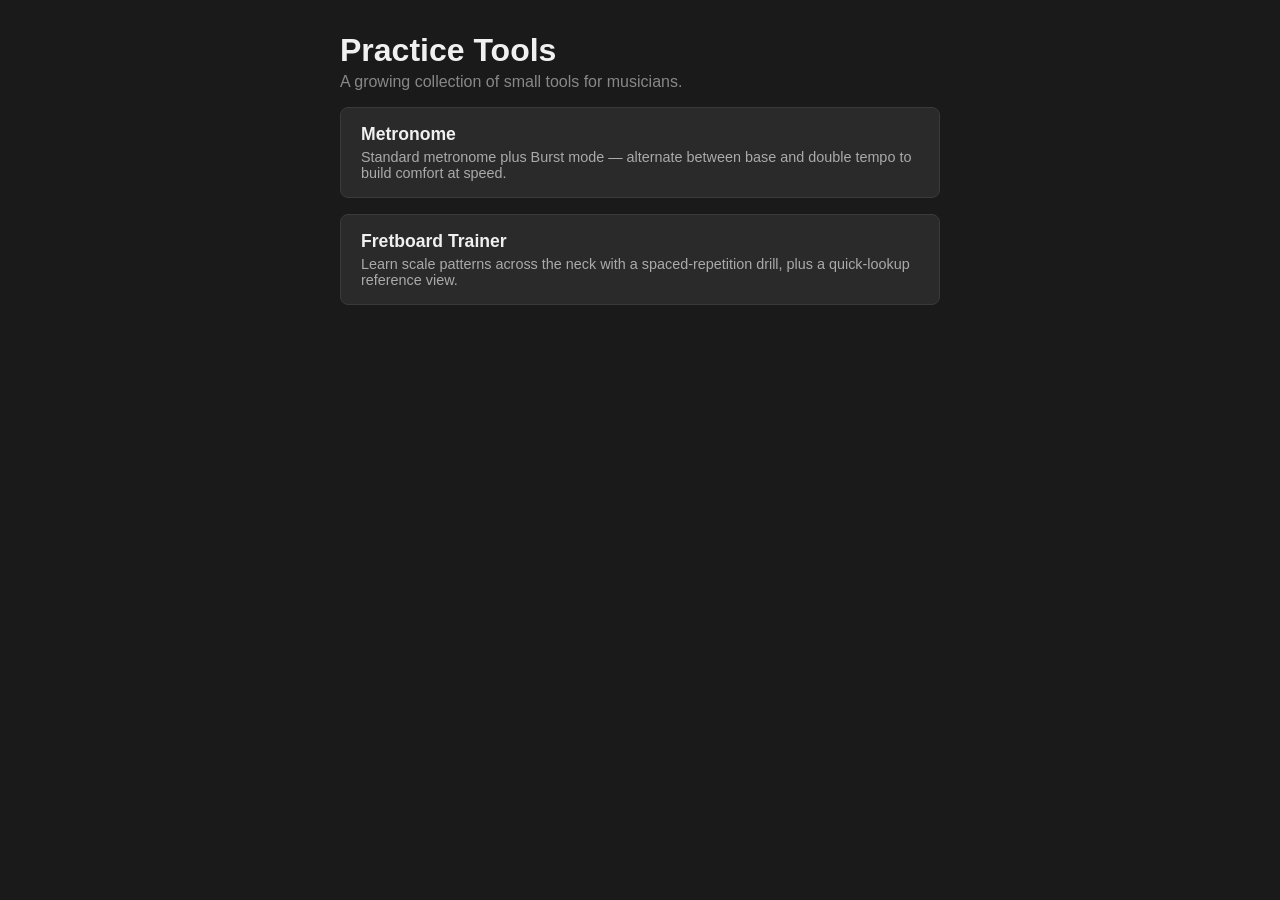
<file: index.html>
<!DOCTYPE html>
<html lang="en">
<head>
  <meta charset="UTF-8">
  <meta name="viewport" content="width=device-width, initial-scale=1.0">
  <link rel="apple-touch-icon" href="apple-touch-icon.png">
  <title>Practice Tools</title>
  <style>
    body {
      font-family: sans-serif;
      max-width: 600px;
      margin: 2rem auto;
      padding: 0 1rem;
      background: #1a1a1a;
      color: #f0f0f0;
    }
    h1 { margin-bottom: 0.25rem; }
    p.subtitle { color: #888; margin-top: 0; }
    ul { list-style: none; padding: 0; }
    li { margin: 1rem 0; }
    a.tool-link {
      display: block;
      padding: 1rem 1.25rem;
      background: #2a2a2a;
      border: 1px solid #3a3a3a;
      border-radius: 8px;
      color: #f0f0f0;
      text-decoration: none;
    }
    a.tool-link:hover { border-color: #888; }
    a.tool-link h2 { margin: 0 0 0.25rem; font-size: 1.1rem; }
    a.tool-link p { margin: 0; color: #aaa; font-size: 0.9rem; }
  </style>
</head>
<body>
  <h1>Practice Tools</h1>
  <p class="subtitle">A growing collection of small tools for musicians.</p>

  <ul>
    <li>
      <a class="tool-link" href="metronome-ratio/">
        <h2>Metronome</h2>
        <p>Standard metronome plus Burst mode — alternate between base and double tempo to build comfort at speed.</p>
      </a>
    </li>
    <li>
      <a class="tool-link" href="fretboard-trainer/">
        <h2>Fretboard Trainer</h2>
        <p>Learn scale patterns across the neck with a spaced-repetition drill, plus a quick-lookup reference view.</p>
      </a>
    </li>
  </ul>
</body>
</html>
</file>
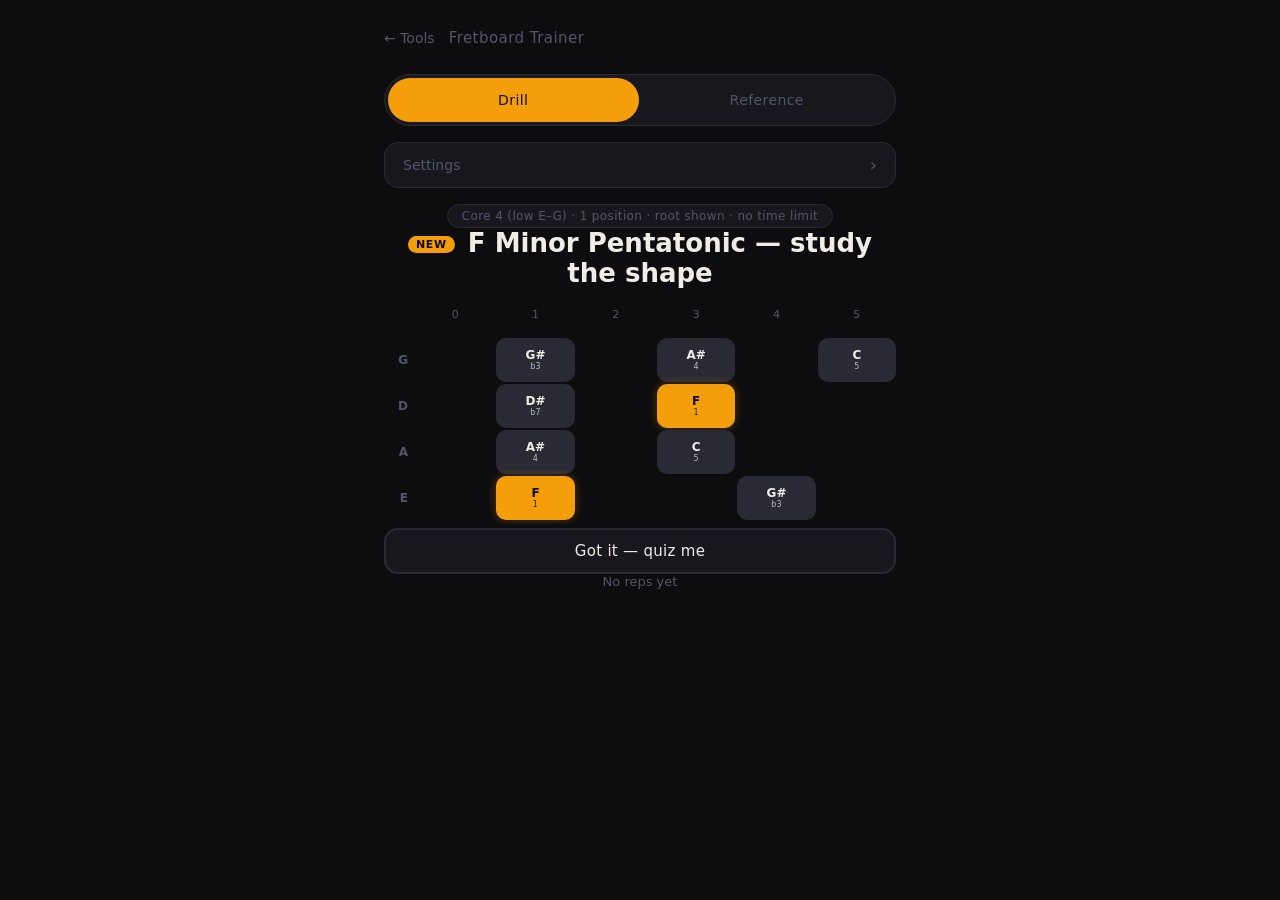
<file: fretboard-trainer/index.html>
<!DOCTYPE html>
<html lang="en">
<head>
  <meta charset="UTF-8">
  <meta name="viewport" content="width=device-width, initial-scale=1.0, viewport-fit=cover">
  <link rel="apple-touch-icon" href="../apple-touch-icon.png">
  <title>Fretboard Trainer</title>
  <link rel="stylesheet" href="styles.css">
</head>
<body>
  <div class="app">
    <header class="app-header">
      <a class="back-link" href="../">&larr; Tools</a>
      <span class="app-title">Fretboard Trainer</span>
    </header>

    <div class="mode-toggle" role="tablist">
      <button class="mode-btn active" id="tab-drill" role="tab" aria-selected="true" aria-controls="drill-view">Drill</button>
      <button class="mode-btn" id="tab-reference" role="tab" aria-selected="false" aria-controls="reference-view">Reference</button>
    </div>

    <div class="settings-box">
      <button class="expander-btn" id="settings-expander-btn" aria-expanded="false" aria-controls="settings-expander-body">
        <span>Settings</span>
        <span class="expander-icon" aria-hidden="true">&rsaquo;</span>
      </button>
      <div class="expander-body" id="settings-expander-body" hidden>
        <label class="control-row" for="tuning-select">
          <span class="control-label">Tuning</span>
          <select class="control-select" id="tuning-select"></select>
        </label>
        <label class="control-row" for="accidentals-toggle">
          <span class="control-label">Sharps/flats</span>
          <input type="checkbox" id="accidentals-toggle">
        </label>
        <div class="control-row">
          <button type="button" class="tap-btn danger" id="reset-progress-btn">Reset progress</button>
        </div>
      </div>
    </div>

    <main class="views">
      <section id="drill-view" class="view" role="tabpanel" aria-labelledby="tab-drill"></section>
      <section id="reference-view" class="view" role="tabpanel" aria-labelledby="tab-reference" hidden></section>
    </main>
  </div>

  <script type="module" src="app.js"></script>
</body>
</html>
</file>
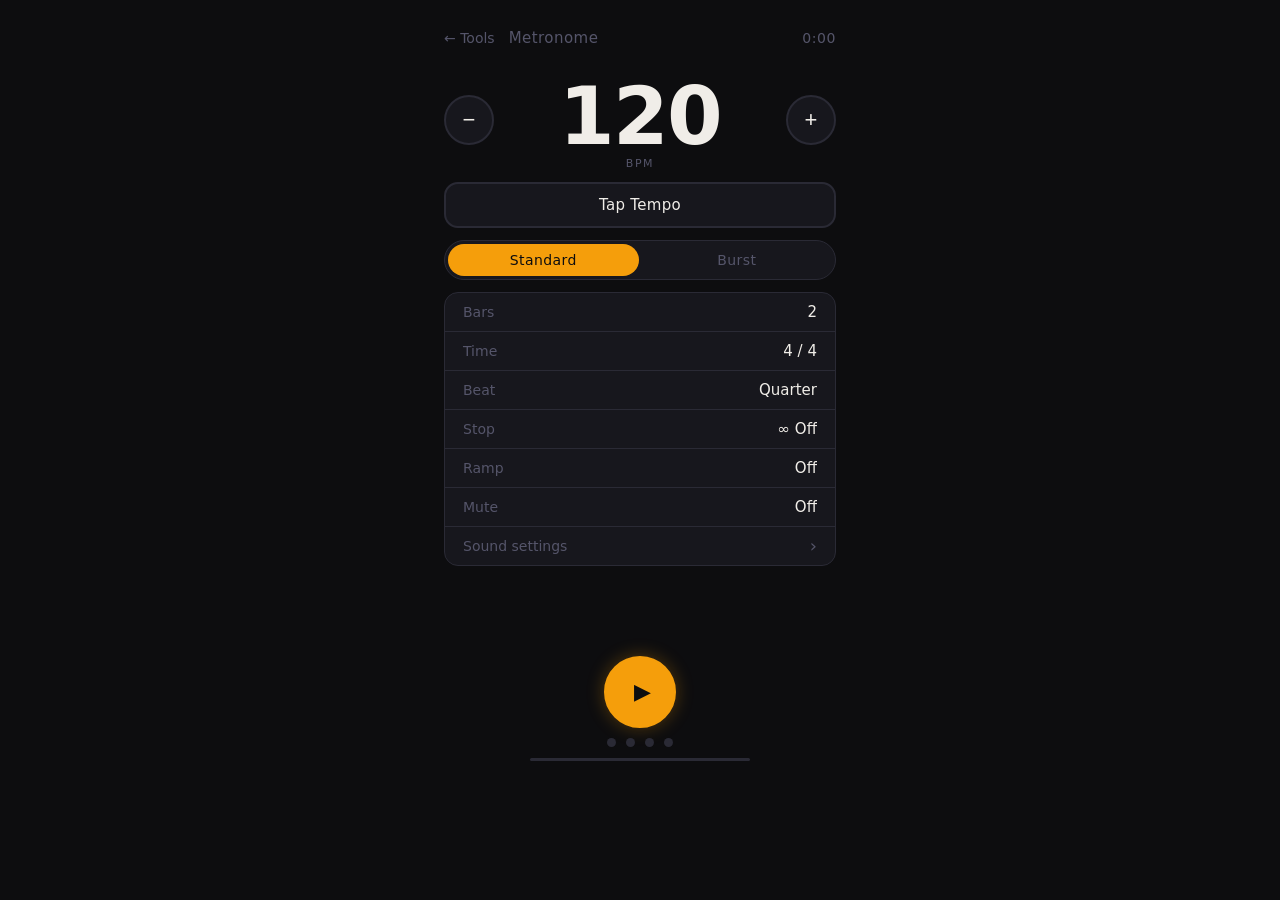
<file: metronome-ratio/index.html>
<!DOCTYPE html>
<html lang="en">
<head>
  <meta charset="UTF-8">
  <meta name="viewport" content="width=device-width, initial-scale=1.0, viewport-fit=cover">
  <link rel="apple-touch-icon" href="../apple-touch-icon.png">
  <title>Metronome</title>
  <link rel="stylesheet" href="styles.css">
</head>
<body>
  <main class="app">

    <header class="app-header">
      <a href="../" class="back-link">← Tools</a>
      <h1 class="app-title">Metronome</h1>
      <div class="session-timer" id="session-timer">0:00</div>
    </header>

    <section class="bpm-section">
      <button class="bpm-btn" id="bpm-dec" aria-label="Decrease BPM">−</button>
      <div class="bpm-display">
        <input
          class="bpm-input"
          id="bpm-input"
          type="number"
          min="20"
          max="300"
          value="120"
          inputmode="numeric"
          autocomplete="off"
          aria-label="BPM"
        >
        <span class="bpm-label">BPM</span>
      </div>
      <button class="bpm-btn" id="bpm-inc" aria-label="Increase BPM">+</button>
    </section>

    <button class="tap-btn" id="tap-btn">Tap Tempo</button>

    <div class="mode-toggle" role="group" aria-label="Metronome mode">
      <button class="mode-btn active" id="mode-standard" aria-pressed="true">Standard</button>
      <button class="mode-btn" id="mode-burst" aria-pressed="false">Burst</button>
    </div>

    <section class="sound-controls">
      <div class="control-row" id="bars-row">
        <label class="control-label" for="bars-select">Bars</label>
        <select class="control-select" id="bars-select">
          <option value="1">1</option>
          <option value="2">2</option>
          <option value="3">3</option>
          <option value="4">4</option>
          <option value="5">5</option>
          <option value="6">6</option>
          <option value="7">7</option>
          <option value="8">8</option>
        </select>
      </div>
      <div class="control-row">
        <label class="control-label" for="time-sig">Time</label>
        <select class="control-select" id="time-sig">
          <option value="4/4">4 / 4</option>
          <option value="3/4">3 / 4</option>
          <option value="5/4">5 / 4</option>
          <option value="6/8">6 / 8</option>
          <option value="7/8">7 / 8</option>
        </select>
      </div>
      <div class="control-row">
        <label class="control-label" for="subdiv-select">Beat</label>
        <select class="control-select" id="subdiv-select">
          <option value="quarter">Quarter</option>
          <option value="eighth">Eighth</option>
          <option value="triplet">Triplet</option>
          <option value="sixteenth">Sixteenth</option>
          <option value="sixteenth-triplet">16th Triplet</option>
        </select>
      </div>
      <div class="control-row">
        <label class="control-label" for="stop-after">Stop</label>
        <select class="control-select" id="stop-after">
          <option value="0">∞ Off</option>
          <option value="1">1 min</option>
          <option value="2">2 min</option>
          <option value="3">3 min</option>
          <option value="5">5 min</option>
          <option value="10">10 min</option>
          <option value="15">15 min</option>
          <option value="20">20 min</option>
          <option value="30">30 min</option>
        </select>
      </div>

      <div class="control-row">
        <label class="control-label" for="ramp-select">Ramp</label>
        <select class="control-select" id="ramp-select">
          <option value="off">Off</option>
          <option value="1/1">+1 BPM / bar</option>
          <option value="2/1">+2 BPM / bar</option>
          <option value="5/1">+5 BPM / bar</option>
          <option value="1/4">+1 BPM / 4 bars</option>
          <option value="2/4">+2 BPM / 4 bars</option>
        </select>
      </div>
      <div class="control-row">
        <label class="control-label" for="mute-select">Mute</label>
        <select class="control-select" id="mute-select">
          <option value="off">Off</option>
          <option value="low">Low</option>
          <option value="med">Med</option>
          <option value="high">High</option>
        </select>
      </div>

      <button class="expander-btn" id="expander-btn" aria-expanded="false" aria-controls="expander-body">
        <span>Sound settings</span>
        <span class="expander-icon" aria-hidden="true">›</span>
      </button>
      <div class="expander-body" id="expander-body" hidden>
        <div class="control-row">
          <label class="control-label" for="sub-vol-select">Subs</label>
          <select class="control-select" id="sub-vol-select">
            <option value="full">Full</option>
            <option value="soft">Soft</option>
          </select>
        </div>
        <div class="control-row">
          <label class="control-label" for="sound-select">Sound</label>
          <select class="control-select" id="sound-select">
            <option value="wood">Wood</option>
            <option value="beep">Beep</option>
          </select>
        </div>
        <div class="control-row">
          <label class="control-label" for="volume">Volume</label>
          <input class="volume-slider" id="volume" type="range" min="0" max="1" step="0.01" value="0.8">
        </div>
      </div>
    </section>

    <section class="visualizer">
      <button class="beat-flash" id="beat-flash" type="button" aria-label="Start">
        <span class="transport-icon" id="transport-icon" aria-hidden="true">▶</span>
      </button>
      <div class="beat-dots" id="beat-dots"></div>
      <div class="phase-progress">
        <div class="phase-progress-fill" id="phase-progress-fill"></div>
      </div>
      <div class="phase-indicator" id="phase-indicator">
        <div class="phase-chip" id="phase-base">BASE</div>
        <div class="phase-chip" id="phase-fast">FAST ×2</div>
      </div>
      <div class="bar-counter" id="bar-counter"></div>
    </section>

  </main>
  <script type="module" src="app.js"></script>
</body>
</html>
</file>
<file: fretboard-trainer/styles.css>
*, *::before, *::after { box-sizing: border-box; margin: 0; padding: 0; }

html {
  -webkit-text-size-adjust: 100%;
      -ms-text-size-adjust: 100%;
}

:root {
  --bg:           #0d0d0f;
  --surface:      #17171d;
  --border:       #2a2a35;
  --text:         #f0ede8;
  --text-dim:     #55556a;
  --accent:       #f59e0b;
  --accent-glow:  rgba(245, 158, 11, 0.3);
  --radius:       14px;
}

body {
  background: var(--bg);
  color: var(--text);
  font-family: -apple-system, BlinkMacSystemFont, 'SF Pro Text', system-ui, sans-serif;
  min-height: 100vh;        /* fallback for iOS < 15.4 */
  min-height: 100dvh;
  -webkit-font-smoothing: antialiased;
}

/* ─── Layout ────────────────────────────────────────────── */
.app {
  max-width: 560px;
  margin: 0 auto;
  padding: 0 24px env(safe-area-inset-bottom, 16px);
  display: flex;
  flex-direction: column;
  min-height: 100dvh;
  gap: 16px;
}

/* ─── Header ────────────────────────────────────────────── */
.app-header {
  display: flex;
  align-items: center;
  gap: 14px;
  padding-top: 18px;
}

.back-link {
  color: var(--text-dim);
  text-decoration: none;
  font-size: 14px;
  padding: 12px 0;   /* 44px tall touch target */
}
.back-link:hover { color: var(--text); }

.app-title {
  font-size: 15px;
  font-weight: 500;
  color: var(--text-dim);
  letter-spacing: 0.03em;
}

/* ─── Mode toggle ───────────────────────────────────────── */
.mode-toggle {
  display: flex;
  background: var(--surface);
  border: 1px solid var(--border);
  border-radius: 100px;
  padding: 3px;
  gap: 3px;
}

.mode-btn {
  flex: 1;
  height: 44px;
  border: none;
  border-radius: 100px;
  background: transparent;
  color: var(--text-dim);
  font-size: 14px;
  font-weight: 500;
  font-family: inherit;
  cursor: pointer;
  touch-action: manipulation;
  -webkit-tap-highlight-color: transparent;
  letter-spacing: 0.03em;
  transition: background 0.15s, color 0.15s;
}
.mode-btn.active {
  background: var(--accent);
  color: #0d0d0f;
}
.mode-btn:not(.active):active { background: var(--border); }

/* ─── Views ─────────────────────────────────────────────── */
.views {
  flex: 1;
  min-height: 0;
}

.view[hidden] { display: none; }

.placeholder-note {
  color: var(--text-dim);
  font-size: 14px;
  text-align: center;
  padding: 48px 0;
}

/* ─── Reference/drill controls ─────────────────────────── */
.ref-controls,
.settings-box {
  background: var(--surface);
  border: 1px solid var(--border);
  border-radius: var(--radius);
  overflow: hidden;
}
.ref-controls { margin-bottom: 16px; }

.control-row {
  display: flex;
  align-items: center;
  padding: 10px 18px;
  gap: 12px;
  min-height: 44px;
  -webkit-tap-highlight-color: transparent;
}
.control-row + .control-row { border-top: 1px solid var(--border); }

.control-label {
  font-size: 14px;
  color: var(--text-dim);
  min-width: 64px;
  flex-shrink: 0;
}

.control-select {
  flex: 1;
  background: transparent;
  border: none;
  color: var(--text);
  font-size: 15px;
  font-family: inherit;
  text-align: right;
  cursor: pointer;
  outline: none;
  -webkit-appearance: none;
  appearance: none;
  touch-action: manipulation;
  -webkit-tap-highlight-color: transparent;
}

.control-row input[type="checkbox"] {
  margin-left: auto;
  width: 22px;
  height: 22px;
  flex-shrink: 0;
  accent-color: var(--accent);
}

/* ─── Buttons ───────────────────────────────────────────── */
.tap-btn {
  width: 100%;
  height: 46px;
  border-radius: var(--radius);
  border: 2px solid var(--border);
  background: var(--surface);
  color: var(--text);
  font-size: 15px;
  font-weight: 500;
  font-family: inherit;
  cursor: pointer;
  touch-action: manipulation;
  -webkit-tap-highlight-color: transparent;
  letter-spacing: 0.02em;
}
.tap-btn:active { background: var(--border); }

.tap-btn.danger { border-color: #e5484d; color: #e5484d; }
.tap-btn.danger:active { background: rgba(229, 72, 77, 0.15); }

/* ─── Expander ──────────────────────────────────────────── */
.expander-btn {
  width: 100%;
  display: flex;
  align-items: center;
  justify-content: space-between;
  padding: 10px 18px;
  border: none;
  background: transparent;
  color: var(--text-dim);
  font-size: 14px;
  font-family: inherit;
  cursor: pointer;
  text-align: left;
  touch-action: manipulation;
  -webkit-tap-highlight-color: transparent;
  min-height: 44px;
}
.expander-btn:active { background: var(--border); }

.expander-icon {
  display: inline-block;
  transition: transform 0.2s ease;
  font-size: 18px;
  line-height: 1;
}
.expander-btn[aria-expanded="true"] .expander-icon {
  transform: rotate(90deg);
}

.expander-body {
  overflow: hidden;
  max-height: 0;
  transition: max-height 0.25s ease-out;
}
.expander-body .control-row { border-top: 1px solid var(--border); }

/* ─── Fretboard grid ────────────────────────────────────── */
.fretboard-scroll {
  overflow-x: auto;
  -webkit-overflow-scrolling: touch;
  padding-bottom: 4px;
}
.fretboard-scroll.full-neck .fretboard { width: max-content; }

.fretboard {
  display: grid;
  grid-template-columns: 30px repeat(var(--fret-count), minmax(44px, 1fr));
  grid-auto-rows: minmax(44px, 1fr);
  align-items: center;
  justify-items: center;
  gap: 2px;
}

.fret-header-label,
.fret-header-num {
  font-size: 11px;
  color: var(--text-dim);
  font-variant-numeric: tabular-nums;
}

.string-label {
  font-size: 12px;
  font-weight: 600;
  color: var(--text-dim);
  justify-self: end;
  padding-right: 6px;
}

.cell {
  width: 100%;
  height: 100%;
  min-height: 44px;
  min-width: 44px;
  border-radius: 10px;
  display: flex;
  flex-direction: column;
  align-items: center;
  justify-content: center;
  line-height: 1.15;
  font-variant-numeric: tabular-nums;
}

.cell .note-name {
  font-size: 12px;
  font-weight: 700;
}
.cell .degree-name {
  font-size: 8px;
  opacity: 0.75;
  letter-spacing: 0.02em;
}

.cell.empty { background: transparent; }

.cell.scale-tone {
  background: var(--border);
  color: var(--text);
}
.cell.scale-tone.is-root {
  background: var(--accent);
  color: #0d0d0f;
  box-shadow: 0 0 10px var(--accent-glow);
}
.cell.scale-tone.is-root .degree-name { opacity: 0.85; }

.cell.tappable {
  background: var(--surface);
  border: 1px solid var(--border);
  color: var(--text);
  cursor: pointer;
  touch-action: manipulation;
  -webkit-tap-highlight-color: transparent;
}
.cell.tappable.selected { background: var(--border); border-color: var(--text-dim); }
.cell.tappable.correct { background: var(--accent); border-color: var(--accent); color: #0d0d0f; }
.cell.tappable.wrong { background: transparent; border-color: #e5484d; color: #e5484d; }
.cell.tappable.missed { background: transparent; border-color: var(--accent); color: var(--accent); }
.cell.tappable.given { background: var(--accent); border-color: var(--accent); color: #0d0d0f; cursor: default; }
.cell.tappable:disabled { opacity: 1; }

/* ─── Drill mode ────────────────────────────────────────── */
.drill-stage-label {
  width: fit-content;
  margin: 0 auto;
  padding: 4px 14px;
  border-radius: 100px;
  background: var(--surface);
  border: 1px solid var(--border);
  font-size: 12px;
  color: var(--text-dim);
  text-align: center;
  letter-spacing: 0.03em;
}

.drill-prompt {
  font-size: clamp(20px, 6vw, 26px);
  font-weight: 700;
  text-align: center;
  margin-bottom: 4px;
}

.drill-badge-new {
  display: inline-block;
  background: var(--accent);
  color: #0d0d0f;
  font-size: 11px;
  font-weight: 700;
  letter-spacing: 0.06em;
  padding: 2px 8px;
  border-radius: 100px;
  vertical-align: middle;
  margin-right: 4px;
}

.drill-timer {
  text-align: center;
  font-size: 14px;
  font-variant-numeric: tabular-nums;
  color: var(--accent);
  font-weight: 600;
}

.drill-action-btn {
  margin-top: 4px;
}

.drill-stats {
  text-align: center;
  font-size: 13px;
  color: var(--text-dim);
}

/* clamp()-driven type elsewhere handles small screens — no breakpoint needed */
</file>
<file: metronome-ratio/styles.css>
*, *::before, *::after { box-sizing: border-box; margin: 0; padding: 0; }

html {
  -webkit-text-size-adjust: 100%;
      -ms-text-size-adjust: 100%;
}

:root {
  --bg:           #0d0d0f;
  --surface:      #17171d;
  --border:       #2a2a35;
  --text:         #f0ede8;
  --text-dim:     #55556a;
  --accent:       #f59e0b;
  --accent-glow:  rgba(245, 158, 11, 0.3);
  --radius:       14px;
}

body {
  background: var(--bg);
  color: var(--text);
  font-family: -apple-system, BlinkMacSystemFont, 'SF Pro Text', system-ui, sans-serif;
  min-height: 100vh;        /* fallback for iOS < 15.4 */
  min-height: 100dvh;
  -webkit-font-smoothing: antialiased;
  overflow: hidden;
}

/* ─── Layout ────────────────────────────────────────────── */
.app {
  max-width: 440px;
  margin: 0 auto;
  padding: 0 24px env(safe-area-inset-bottom, 16px);
  display: flex;
  flex-direction: column;
  height: 100dvh;
  gap: 12px;
}

/* ─── Header ────────────────────────────────────────────── */
.app-header {
  display: flex;
  align-items: center;
  gap: 14px;
  padding-top: 18px;
}

.back-link {
  color: var(--text-dim);
  text-decoration: none;
  font-size: 14px;
  padding: 12px 0;   /* 44px tall touch target */
}
.back-link:hover { color: var(--text); }

.app-title {
  font-size: 15px;
  font-weight: 500;
  color: var(--text-dim);
  letter-spacing: 0.03em;
}

.session-timer {
  margin-left: auto;
  font-size: 14px;
  font-variant-numeric: tabular-nums;
  color: var(--text-dim);
  letter-spacing: 0.04em;
}

/* ─── Visualizer ────────────────────────────────────────── */
.visualizer {
  display: flex;
  flex-direction: column;
  align-items: center;
  justify-content: center;
  gap: 8px;
  flex: 1;
  min-height: 0;
  overflow: hidden;
}

.beat-flash {
  width: 72px;
  height: 72px;
  border-radius: 50%;
  background: var(--accent);
  border: 2px solid var(--accent);
  box-shadow: 0 0 18px var(--accent-glow);
  /* button reset */
  padding: 0;
  cursor: pointer;
  -webkit-tap-highlight-color: transparent;
  touch-action: manipulation;
  /* layout for the icon inside */
  display: flex;
  align-items: center;
  justify-content: center;
  transition: background 0.15s, border-color 0.15s, box-shadow 0.15s;
}
.beat-flash:focus-visible {
  outline: 2px solid var(--accent);
  outline-offset: 4px;
}

/* While running: switch to dark surface so pulse animations are dominant */
.beat-flash.playing {
  background: var(--surface);
  border-color: var(--border);
  box-shadow: none;
}

.transport-icon {
  font-size: 22px;
  color: #0d0d0f;
  user-select: none;
  -webkit-user-select: none;
  pointer-events: none;
  transition: opacity 0.2s, font-size 0.2s, color 0.15s;
  /* nudge the play triangle to look optically centred */
  position: relative;
  left: 2px;
}

/* While running: shrink, dim, and restore dim colour for the stop icon */
.beat-flash.playing .transport-icon {
  font-size: 13px;
  opacity: 0.25;
  color: var(--text-dim);
  left: 0;
}

@keyframes pulse-accent {
  0%   { background: var(--accent); box-shadow: 0 0 28px var(--accent-glow), 0 0 56px var(--accent-glow); transform: scale(1.18); }
  100% { background: var(--surface); box-shadow: none; transform: scale(1); }
}
@keyframes pulse-beat {
  0%   { background: rgba(240,237,232,0.35); box-shadow: 0 0 14px rgba(240,237,232,0.12); transform: scale(1.07); }
  100% { background: var(--surface); box-shadow: none; transform: scale(1); }
}

.beat-flash.flash-accent { animation: pulse-accent 0.18s ease-out forwards; }
.beat-flash.flash-beat   { animation: pulse-beat   0.14s ease-out forwards; }

.beat-dots {
  display: flex;
  gap: 10px;
  align-items: center;
  min-height: 14px;
}

.beat-dot {
  width: 9px;
  height: 9px;
  border-radius: 50%;
  background: var(--border);
  transition: transform 0.05s, background 0.05s;
}
.beat-dot.past          { background: rgba(245,158,11,0.22); }
.beat-dot.active        { background: rgba(245,158,11,0.55); }
.beat-dot.active-accent { background: var(--accent); box-shadow: 0 0 8px var(--accent-glow); transform: scale(1.35); }

/* ─── Phase progress bar ────────────────────────────────── */
.phase-progress {
  width: 100%;
  max-width: 220px;
  height: 3px;
  background: var(--border);
  border-radius: 2px;
  overflow: hidden;
}

.phase-progress-fill {
  height: 100%;
  background: var(--accent);
  border-radius: 2px;
  width: 0%;
  transition: width 0.15s ease-out;
}

/* ─── Phase indicator ───────────────────────────────────── */
.phase-indicator {
  display: flex;
  gap: 8px;
}

.phase-chip {
  padding: 6px 18px;
  border-radius: 100px;
  font-size: 12px;
  font-weight: 600;
  letter-spacing: 0.08em;
  border: 1px solid var(--border);
  color: var(--text-dim);
  transition: background 0.12s, border-color 0.12s, color 0.12s, box-shadow 0.12s;
}

.phase-chip.active-chip {
  background: var(--accent);
  border-color: var(--accent);
  color: #0d0d0f;
  box-shadow: 0 0 14px var(--accent-glow);
}

.bar-counter {
  font-size: 13px;
  color: var(--text-dim);
  font-variant-numeric: tabular-nums;
  min-height: 18px;
}

/* ─── BPM ───────────────────────────────────────────────── */
.bpm-section {
  display: flex;
  align-items: center;
  justify-content: center;
  gap: 16px;
}

.bpm-btn {
  width: 50px;
  height: 50px;
  border-radius: 50%;
  border: 2px solid var(--border);
  background: var(--surface);
  color: var(--text);
  font-size: 22px;
  line-height: 1;
  cursor: pointer;
  display: flex;
  align-items: center;
  justify-content: center;
  touch-action: manipulation;
  -webkit-tap-highlight-color: transparent;
  user-select: none;
  flex-shrink: 0;
}
.bpm-btn:active { background: var(--border); }

.bpm-display {
  flex: 1;
  min-width: 0;   /* allow flex child to shrink below content size */
  display: flex;
  flex-direction: column;
  align-items: center;
}

.bpm-input {
  background: transparent;
  border: none;
  color: var(--text);
  /* clamp: never smaller than 60px, scales with viewport, caps at 88px */
  font-size: clamp(52px, 18vw, 80px);
  font-weight: 700;
  font-variant-numeric: tabular-nums;
  font-family: -apple-system, BlinkMacSystemFont, 'SF Pro Display', system-ui, sans-serif;
  text-align: center;
  width: 100%;
  outline: none;
  line-height: 1;
  padding: 0;
  -moz-appearance: textfield;
  letter-spacing: -0.02em;
}
.bpm-input::-webkit-inner-spin-button,
.bpm-input::-webkit-outer-spin-button { -webkit-appearance: none; }

.bpm-label {
  font-size: 11px;
  letter-spacing: 0.14em;
  text-transform: uppercase;
  color: var(--text-dim);
  margin-top: -6px;
}

/* ─── Tap button ────────────────────────────────────────── */
.tap-btn {
  width: 100%;
  height: 46px;
  border-radius: var(--radius);
  border: 2px solid var(--border);
  background: var(--surface);
  color: var(--text);
  font-size: 15px;
  font-weight: 500;
  font-family: inherit;
  cursor: pointer;
  touch-action: manipulation;
  -webkit-tap-highlight-color: transparent;
  letter-spacing: 0.02em;
}
.tap-btn:active { background: var(--border); }

/* ─── Mode toggle ───────────────────────────────────────── */
.mode-toggle {
  display: flex;
  background: var(--surface);
  border: 1px solid var(--border);
  border-radius: 100px;
  padding: 3px;
  gap: 3px;
}

.mode-btn {
  flex: 1;
  height: 32px;
  border: none;
  border-radius: 100px;
  background: transparent;
  color: var(--text-dim);
  font-size: 14px;
  font-weight: 500;
  font-family: inherit;
  cursor: pointer;
  touch-action: manipulation;
  -webkit-tap-highlight-color: transparent;
  letter-spacing: 0.03em;
  transition: background 0.15s, color 0.15s;
}
.mode-btn.active {
  background: var(--accent);
  color: #0d0d0f;
}
.mode-btn:not(.active):active { background: var(--border); }

/* ─── Sound controls ────────────────────────────────────── */
.sound-controls {
  background: var(--surface);
  border: 1px solid var(--border);
  border-radius: var(--radius);
  overflow: hidden;
}

.control-row {
  display: flex;
  align-items: center;
  padding: 10px 18px;
  gap: 12px;
}
.control-row + .control-row { border-top: 1px solid var(--border); }

.control-label {
  font-size: 14px;
  color: var(--text-dim);
  min-width: 54px;
  flex-shrink: 0;
}

.control-select {
  flex: 1;
  background: transparent;
  border: none;
  color: var(--text);
  font-size: 15px;
  font-family: inherit;
  text-align: right;
  cursor: pointer;
  outline: none;
  -webkit-appearance: none;
  appearance: none;
}

.volume-slider {
  flex: 1;
  -webkit-appearance: none;
  appearance: none;
  height: 4px;
  border-radius: 2px;
  background: var(--border);
  outline: none;
  cursor: pointer;
}
.volume-slider::-webkit-slider-thumb {
  -webkit-appearance: none;
  width: 28px;
  height: 28px;
  border-radius: 50%;
  background: var(--accent);
  cursor: pointer;
}
.volume-slider::-moz-range-thumb {
  width: 28px;
  height: 28px;
  border-radius: 50%;
  background: var(--accent);
  cursor: pointer;
  border: none;
}

/* ─── Expander ──────────────────────────────────────────── */
.expander-btn {
  width: 100%;
  display: flex;
  align-items: center;
  justify-content: space-between;
  padding: 10px 18px;
  border: none;
  border-top: 1px solid var(--border);
  background: transparent;
  color: var(--text-dim);
  font-size: 14px;
  font-family: inherit;
  cursor: pointer;
  text-align: left;
  touch-action: manipulation;
  -webkit-tap-highlight-color: transparent;
}
.expander-btn:active { background: var(--border); }

.expander-icon {
  display: inline-block;
  transition: transform 0.2s ease;
  font-size: 18px;
  line-height: 1;
}
.expander-btn[aria-expanded="true"] .expander-icon {
  transform: rotate(90deg);
}

.expander-body {
  overflow: hidden;
  max-height: 0;
  transition: max-height 0.25s ease-out;
}
/* When not hidden, max-height is driven by JS to animate open/close */
.expander-body:not([hidden]) {
  /* hidden attr removed by JS; max-height set inline */
}

/* footer and start-stop-btn removed — transport is now the beat circle */

/* clamp() on .bpm-input handles small screens — no breakpoint needed */
</file>
